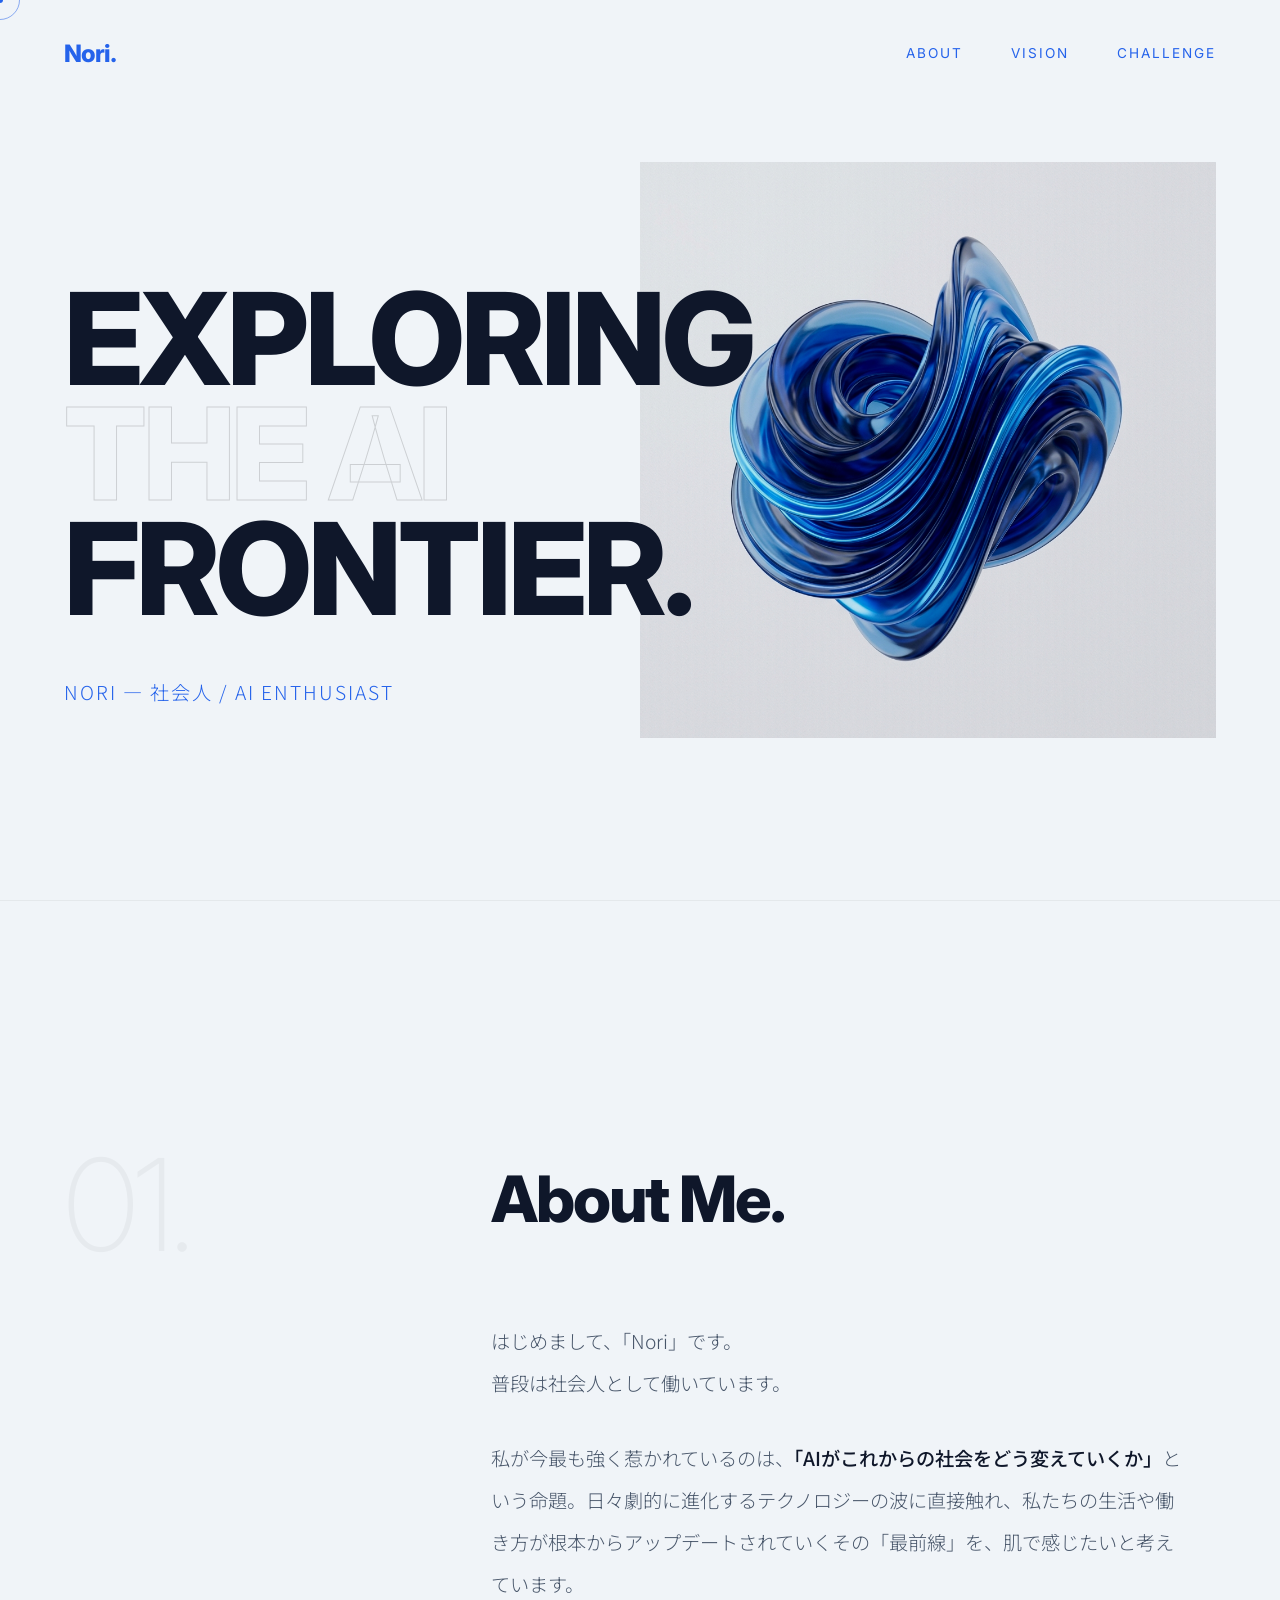
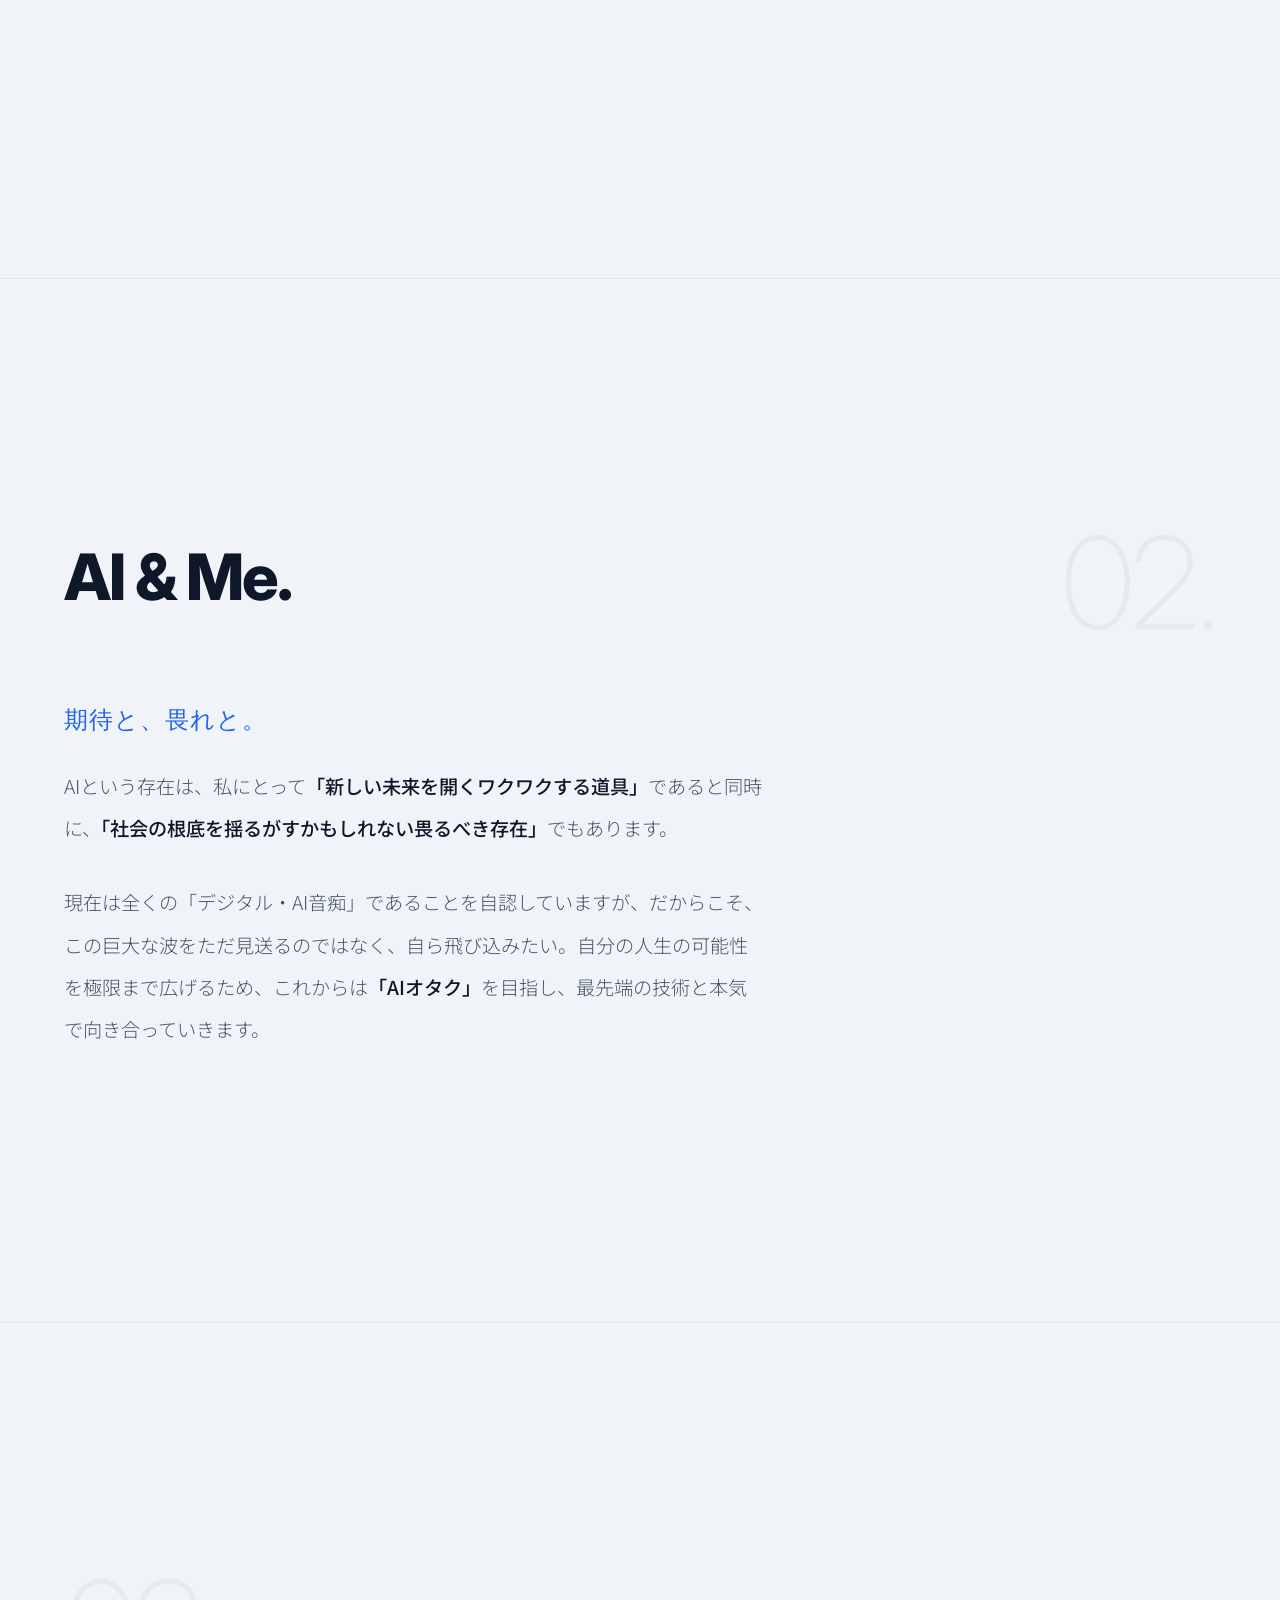
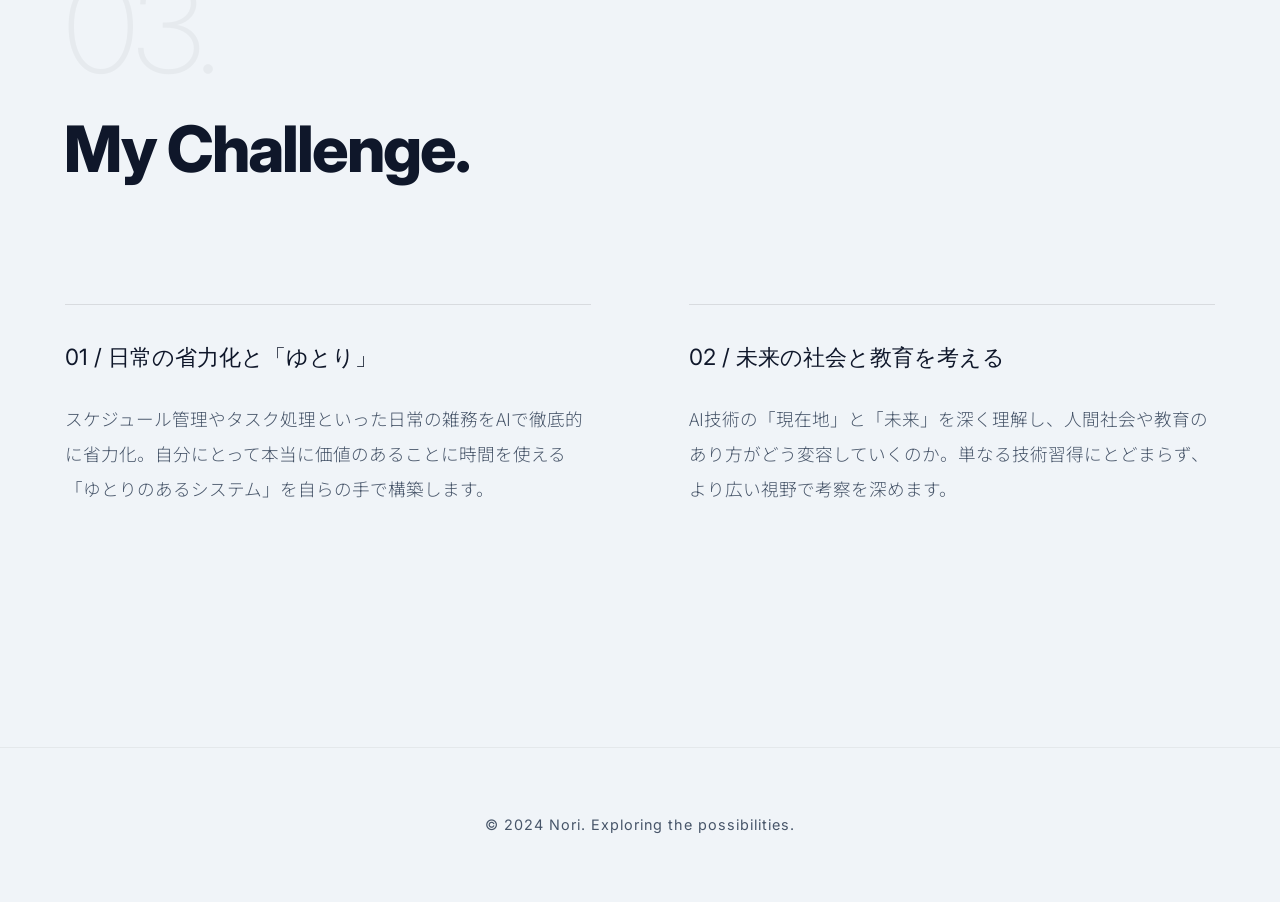
<file: index.html>
<!DOCTYPE html>
<html lang="ja">
<head>
    <meta charset="UTF-8">
    <meta name="viewport" content="width=device-width, initial-scale=1.0">
    <title>Nori | AI Frontier</title>
    <link rel="preconnect" href="https://fonts.googleapis.com">
    <link rel="preconnect" href="https://fonts.gstatic.com" crossorigin>
    <link href="https://fonts.googleapis.com/css2?family=Inter:wght@200;400;800&family=Noto+Sans+JP:wght@300;400;500&display=swap" rel="stylesheet">
    <link rel="stylesheet" href="style.css">
</head>
<body>
    <div class="cursor-dot"></div>
    <div class="cursor-outline"></div>
    
    <nav class="nav">
        <a href="#home" class="logo">Nori.</a>
        <div class="nav-links">
            <a href="#about" class="nav-link">About</a>
            <a href="#vision" class="nav-link">Vision</a>
            <a href="#challenge" class="nav-link">Challenge</a>
        </div>
    </nav>

    <main>
        <section id="home" class="hero">
            <div class="hero-text-wrapper">
                <h1 class="hero-title reveal-text">Exploring</h1>
                <h1 class="hero-title reveal-text outline-text">The AI</h1>
                <h1 class="hero-title reveal-text">Frontier.</h1>
                <p class="hero-subtitle reveal-text delay-1">Nori — 社会人 / AI Enthusiast</p>
            </div>
            <div class="hero-image-wrapper">
                <img src="assets/profile.png" alt="Abstract AI Art" class="hero-image parallax">
            </div>
        </section>

        <section id="about" class="section">
            <div class="section-container grid-layout">
                <div class="section-number reveal-text">01.</div>
                <div class="section-content">
                    <h2 class="section-title reveal-text">About Me.</h2>
                    <div class="text-block reveal-text delay-1">
                        <p>はじめまして、「Nori」です。<br>普段は社会人として働いています。</p>
                        <p>私が今最も強く惹かれているのは、<strong>「AIがこれからの社会をどう変えていくか」</strong>という命題。日々劇的に進化するテクノロジーの波に直接触れ、私たちの生活や働き方が根本からアップデートされていくその「最前線」を、肌で感じたいと考えています。</p>
                    </div>
                </div>
            </div>
        </section>

        <section id="vision" class="section">
            <div class="section-container grid-layout reverse">
                <div class="section-number reveal-text">02.</div>
                <div class="section-content">
                    <h2 class="section-title reveal-text">AI & Me.</h2>
                    <div class="text-block reveal-text delay-1">
                        <h3>期待と、畏れと。</h3>
                        <p>AIという存在は、私にとって<strong>「新しい未来を開くワクワクする道具」</strong>であると同時に、<strong>「社会の根底を揺るがすかもしれない畏るべき存在」</strong>でもあります。</p>
                        <p>現在は全くの「デジタル・AI音痴」であることを自認していますが、だからこそ、この巨大な波をただ見送るのではなく、自ら飛び込みたい。自分の人生の可能性を極限まで広げるため、これからは<strong>「AIオタク」</strong>を目指し、最先端の技術と本気で向き合っていきます。</p>
                    </div>
                </div>
            </div>
        </section>

        <section id="challenge" class="section">
            <div class="section-container">
                <div class="section-header">
                    <div class="section-number reveal-text">03.</div>
                    <h2 class="section-title reveal-text">My Challenge.</h2>
                </div>
                <div class="challenge-grid">
                    <div class="challenge-item reveal-text delay-1">
                        <div class="item-line"></div>
                        <h3>01 / 日常の省力化と「ゆとり」</h3>
                        <p>スケジュール管理やタスク処理といった日常の雑務をAIで徹底的に省力化。自分にとって本当に価値のあることに時間を使える「ゆとりのあるシステム」を自らの手で構築します。</p>
                    </div>
                    <div class="challenge-item reveal-text delay-2">
                        <div class="item-line"></div>
                        <h3>02 / 未来の社会と教育を考える</h3>
                        <p>AI技術の「現在地」と「未来」を深く理解し、人間社会や教育のあり方がどう変容していくのか。単なる技術習得にとどまらず、より広い視野で考察を深めます。</p>
                    </div>
                </div>
            </div>
        </section>
    </main>

    <footer class="footer">
        <p class="reveal-text">&copy; 2024 Nori. Exploring the possibilities.</p>
    </footer>

    <script src="script.js"></script>
</body>
</html>
</file>
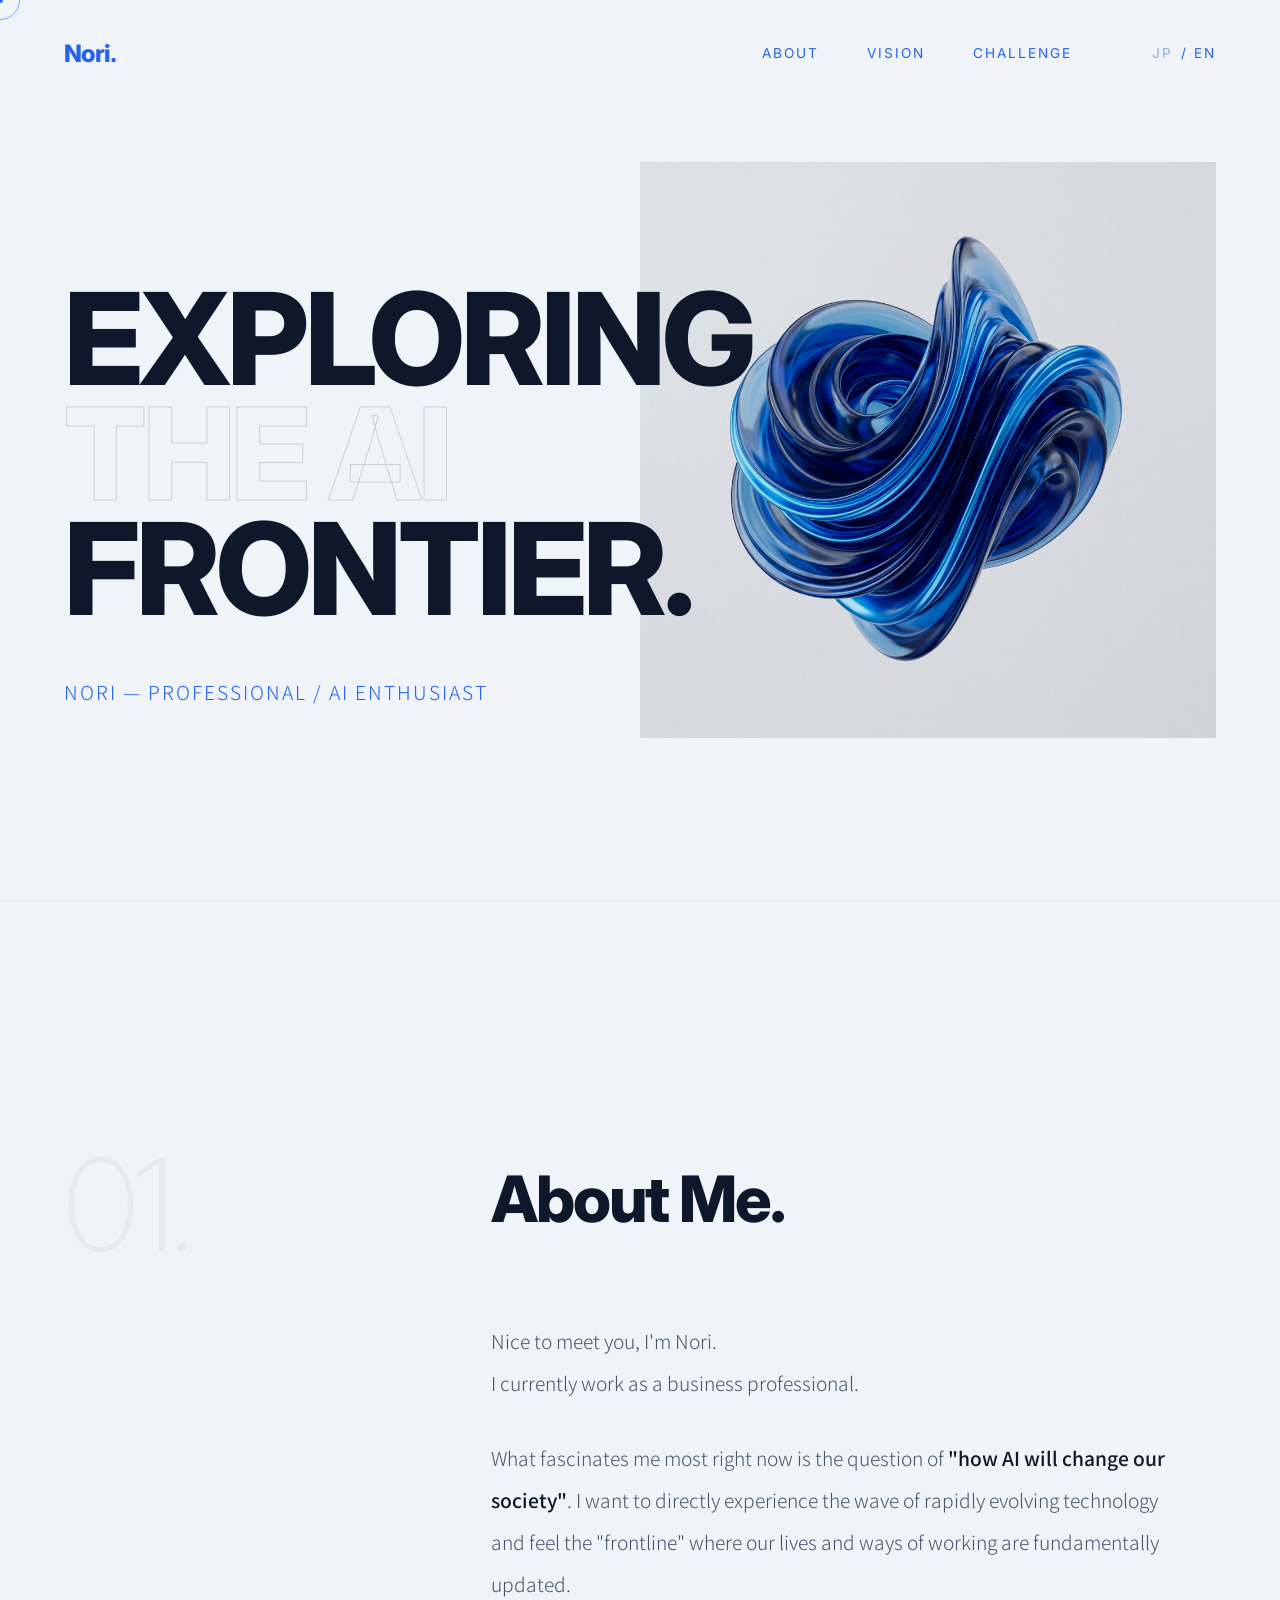
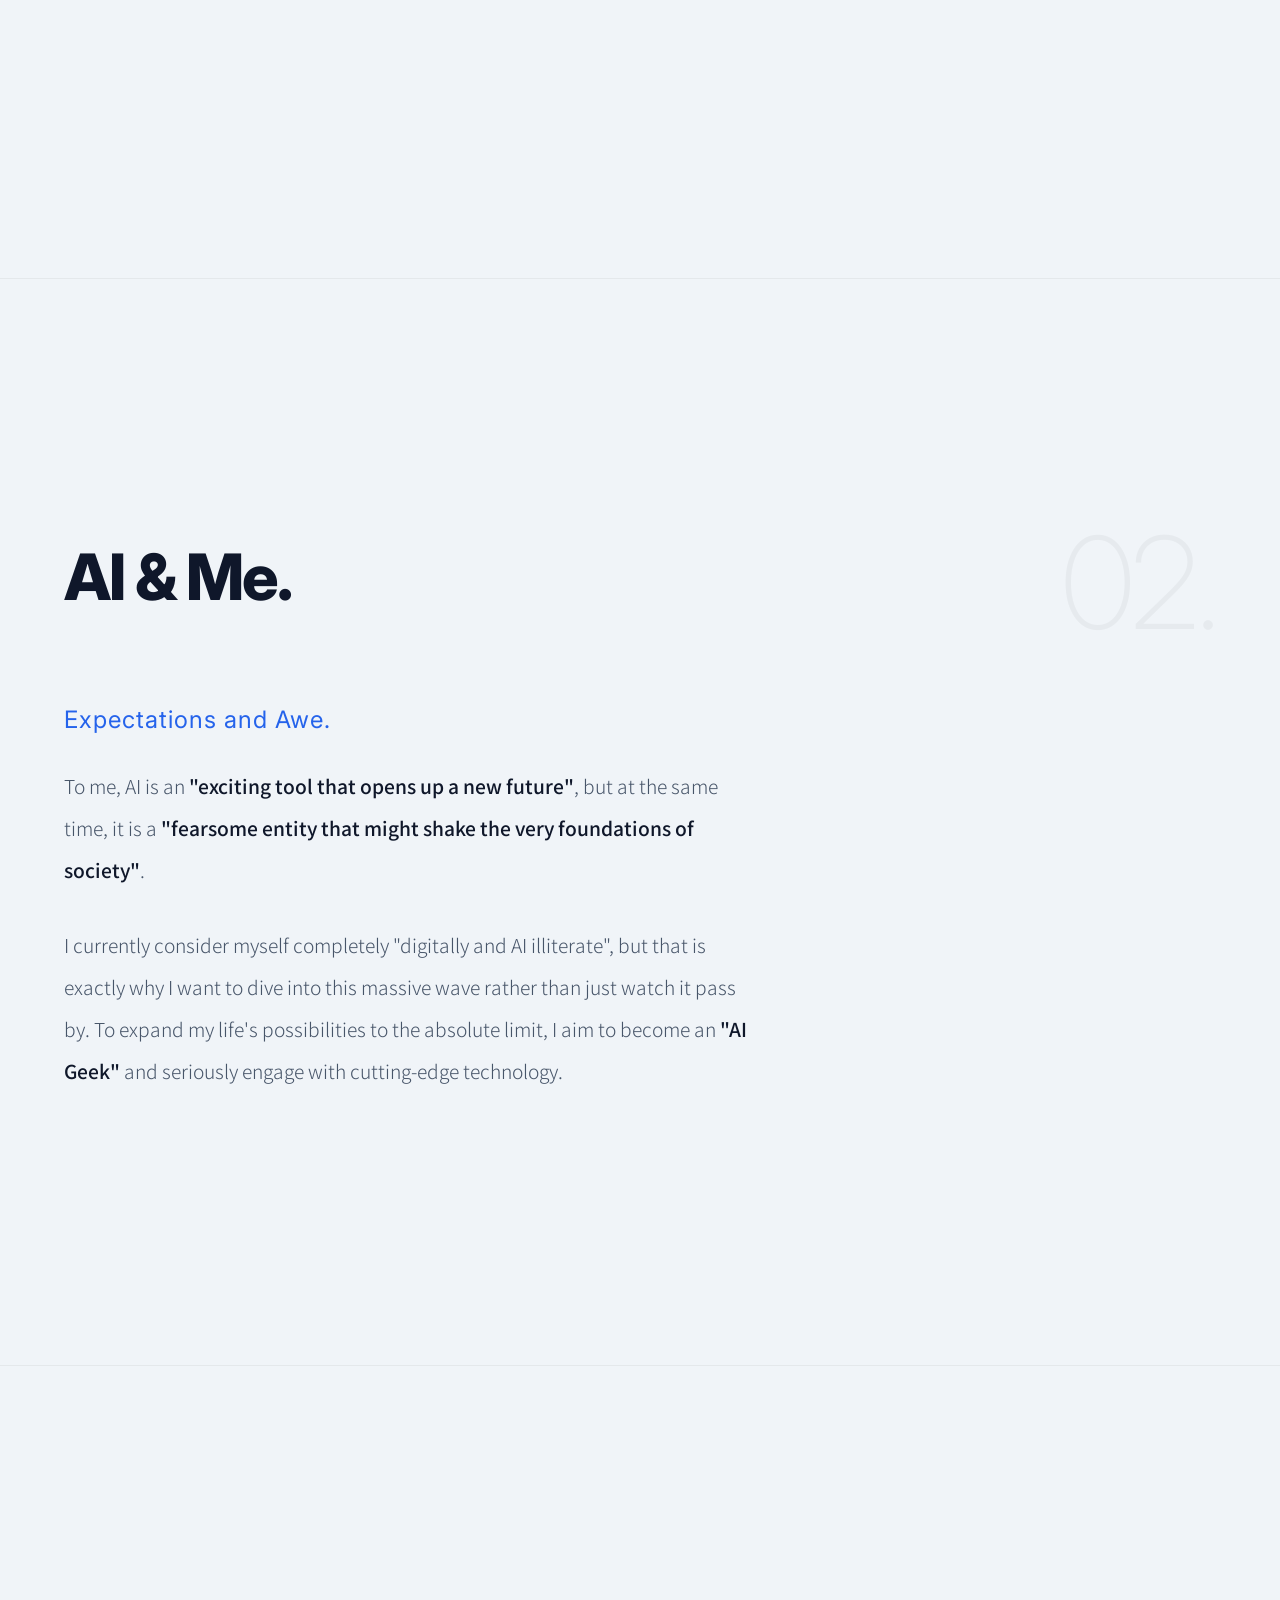
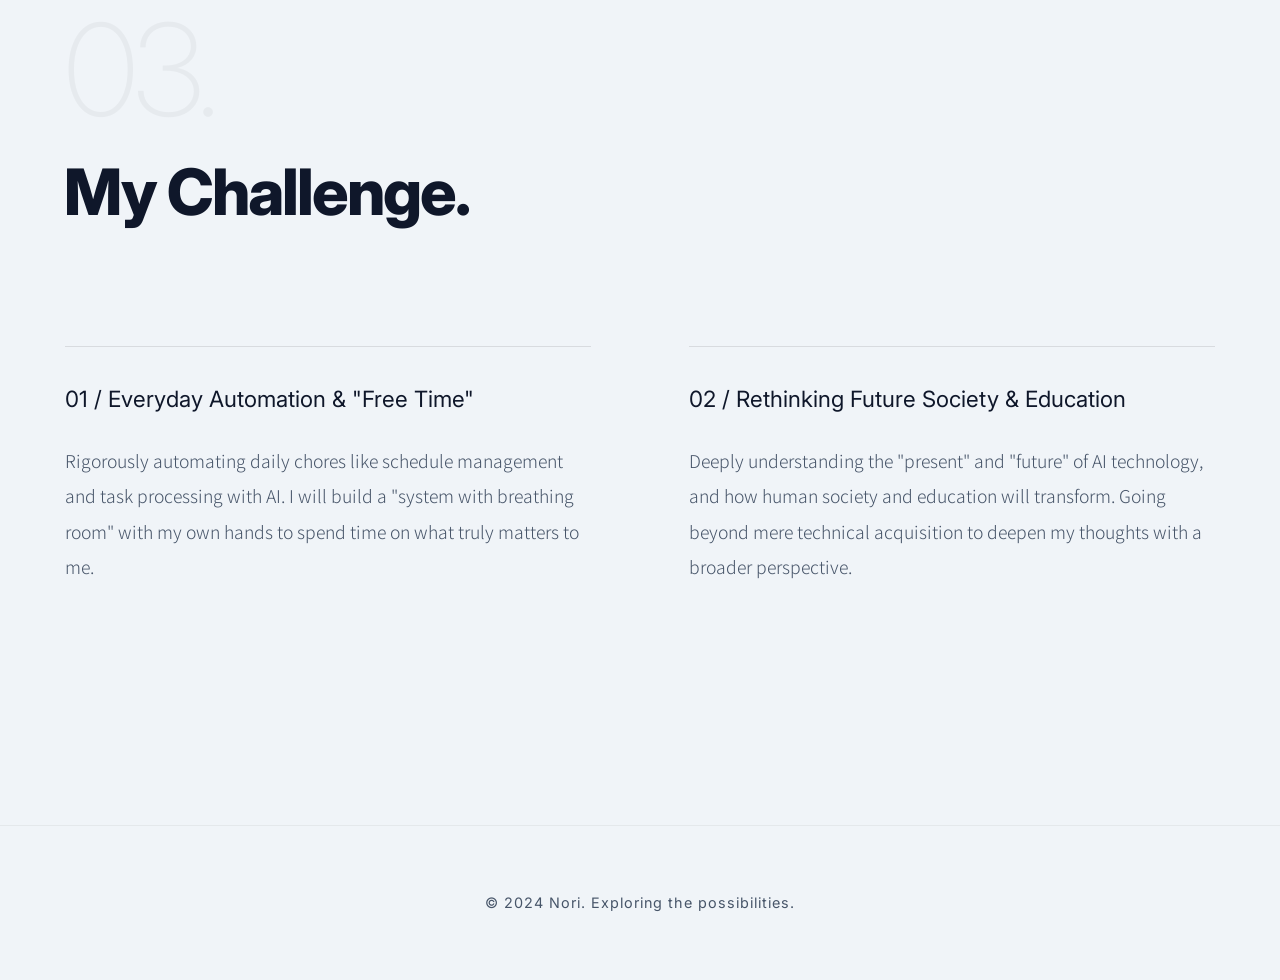
<file: index_en.html>
<!DOCTYPE html>
<html lang="en">
<head>
    <meta charset="UTF-8">
    <meta name="viewport" content="width=device-width, initial-scale=1.0">
    <title>Nori | AI Frontier</title>
    <link rel="preconnect" href="https://fonts.googleapis.com">
    <link rel="preconnect" href="https://fonts.gstatic.com" crossorigin>
    <link href="https://fonts.googleapis.com/css2?family=Inter:wght@200;400;800&family=Noto+Sans+JP:wght@300;400;500&display=swap" rel="stylesheet">
    <link rel="stylesheet" href="style.css">
</head>
<body>
    <div class="cursor-dot"></div>
    <div class="cursor-outline"></div>
    
    <nav class="nav">
        <a href="#home" class="logo">Nori.</a>
        <div class="nav-links">
            <a href="#about" class="nav-link">About</a>
            <a href="#vision" class="nav-link">Vision</a>
            <a href="#challenge" class="nav-link">Challenge</a>
            <div style="display: flex; align-items: center; margin-left: 2rem;">
                <a href="index.html" class="nav-link" style="opacity: 0.5;">JP</a>
                <span style="color: var(--accent); margin: 0 0.5rem; font-family: var(--font-en); font-size: 0.85rem;">/</span>
                <a href="index_en.html" class="nav-link">EN</a>
            </div>
        </div>
    </nav>

    <main>
        <section id="home" class="hero">
            <div class="hero-text-wrapper">
                <h1 class="hero-title reveal-text">Exploring</h1>
                <h1 class="hero-title reveal-text outline-text">The AI</h1>
                <h1 class="hero-title reveal-text">Frontier.</h1>
                <p class="hero-subtitle reveal-text delay-1">Nori — Professional / AI Enthusiast</p>
            </div>
            <div class="hero-image-wrapper">
                <img src="assets/profile.png" alt="Abstract AI Art" class="hero-image parallax">
            </div>
        </section>

        <section id="about" class="section">
            <div class="section-container grid-layout">
                <div class="section-number reveal-text">01.</div>
                <div class="section-content">
                    <h2 class="section-title reveal-text">About Me.</h2>
                    <div class="text-block reveal-text delay-1">
                        <p>Nice to meet you, I'm Nori.<br>I currently work as a business professional.</p>
                        <p>What fascinates me most right now is the question of <strong>"how AI will change our society"</strong>. I want to directly experience the wave of rapidly evolving technology and feel the "frontline" where our lives and ways of working are fundamentally updated.</p>
                    </div>
                </div>
            </div>
        </section>

        <section id="vision" class="section">
            <div class="section-container grid-layout reverse">
                <div class="section-number reveal-text">02.</div>
                <div class="section-content">
                    <h2 class="section-title reveal-text">AI & Me.</h2>
                    <div class="text-block reveal-text delay-1">
                        <h3>Expectations and Awe.</h3>
                        <p>To me, AI is an <strong>"exciting tool that opens up a new future"</strong>, but at the same time, it is a <strong>"fearsome entity that might shake the very foundations of society"</strong>.</p>
                        <p>I currently consider myself completely "digitally and AI illiterate", but that is exactly why I want to dive into this massive wave rather than just watch it pass by. To expand my life's possibilities to the absolute limit, I aim to become an <strong>"AI Geek"</strong> and seriously engage with cutting-edge technology.</p>
                    </div>
                </div>
            </div>
        </section>

        <section id="challenge" class="section">
            <div class="section-container">
                <div class="section-header">
                    <div class="section-number reveal-text">03.</div>
                    <h2 class="section-title reveal-text">My Challenge.</h2>
                </div>
                <div class="challenge-grid">
                    <div class="challenge-item reveal-text delay-1">
                        <div class="item-line"></div>
                        <h3>01 / Everyday Automation & "Free Time"</h3>
                        <p>Rigorously automating daily chores like schedule management and task processing with AI. I will build a "system with breathing room" with my own hands to spend time on what truly matters to me.</p>
                    </div>
                    <div class="challenge-item reveal-text delay-2">
                        <div class="item-line"></div>
                        <h3>02 / Rethinking Future Society & Education</h3>
                        <p>Deeply understanding the "present" and "future" of AI technology, and how human society and education will transform. Going beyond mere technical acquisition to deepen my thoughts with a broader perspective.</p>
                    </div>
                </div>
            </div>
        </section>
    </main>

    <footer class="footer">
        <p class="reveal-text">&copy; 2024 Nori. Exploring the possibilities.</p>
    </footer>

    <script src="script.js"></script>
</body>
</html>
</file>
<file: style.css>
/* Awwwards Style High-end CSS */
:root {
    --bg-main: #f0f4f8; /* Chic light blue-grey */
    --text-main: #0f172a; /* Slate 900 */
    --text-dim: #475569; /* Slate 600 */
    --accent: #2563eb; /* Royal Blue */
    --accent-alpha: rgba(37, 99, 235, 0.5);
    --font-en: 'Inter', sans-serif;
    --font-jp: 'Noto Sans JP', sans-serif;
}

* { margin: 0; padding: 0; box-sizing: border-box; }

body {
    background-color: var(--bg-main);
    color: var(--text-main);
    font-family: var(--font-jp);
    line-height: 1.8;
    overflow-x: hidden;
    cursor: none; /* Custom cursor */
}

h1, h2, h3, .logo, .section-number, .nav-link { font-family: var(--font-en); }

/* Custom Cursor */
.cursor-dot {
    width: 6px; height: 6px; background-color: var(--accent);
    border-radius: 50%; position: fixed; pointer-events: none;
    z-index: 9999; transform: translate(-50%, -50%); transition: opacity 0.3s;
}
.cursor-outline {
    width: 40px; height: 40px; border: 1px solid var(--accent-alpha);
    border-radius: 50%; position: fixed; pointer-events: none;
    z-index: 9998; transform: translate(-50%, -50%); transition: width 0.3s, height 0.3s;
}

/* Nav */
.nav {
    position: fixed; top: 0; width: 100%; padding: 2rem 4rem;
    display: flex; justify-content: space-between; align-items: center;
    z-index: 100;
}
.logo { font-size: 1.5rem; font-weight: 800; color: var(--accent); text-decoration: none; letter-spacing: -1px; }
.nav-links { display: flex; gap: 3rem; }
.nav-link { color: var(--accent); text-decoration: none; font-size: 0.85rem; text-transform: uppercase; letter-spacing: 2px; position: relative; }
.nav-link::after {
    content: ''; position: absolute; width: 0; height: 1px; bottom: -4px; left: 0;
    background-color: var(--accent); transition: width 0.3s ease;
}
.nav-link:hover::after { width: 100%; }

/* Hero */
.hero {
    height: 100vh; position: relative; display: flex; align-items: center; padding: 0 4rem; overflow: hidden;
}
.hero-text-wrapper { position: relative; z-index: 10; margin-top: 10vh; }
.hero-title { font-size: clamp(4rem, 10vw, 10rem); font-weight: 800; line-height: 0.9; letter-spacing: -4px; text-transform: uppercase; }
.outline-text { color: transparent; -webkit-text-stroke: 1px rgba(0,0,0,0.15); }
.hero-subtitle { font-size: 1.2rem; color: var(--accent); margin-top: 3rem; letter-spacing: 2px; font-weight: 300; text-transform: uppercase;}

.hero-image-wrapper {
    position: absolute; right: 5%; top: 50%; transform: translateY(-50%); width: 45vw; max-width: 700px; height: 80vh; z-index: 1; pointer-events: none;
}
.hero-image { width: 100%; height: 100%; object-fit: contain; filter: brightness(0.9) contrast(1.1); }

/* Sections */
.section { padding: 15rem 4rem; border-top: 1px solid rgba(0,0,0,0.05); }
.section-container { max-width: 1400px; margin: 0 auto; }
.grid-layout { display: grid; grid-template-columns: 1fr 2fr; gap: 4rem; }
.grid-layout.reverse { grid-template-columns: 2fr 1fr; }
.grid-layout.reverse .section-number { order: 2; text-align: right; }
.grid-layout.reverse .section-content { order: 1; }

.section-number { font-size: 8rem; font-weight: 200; color: rgba(0,0,0,0.04); line-height: 1; letter-spacing: -5px; }
.section-title { font-size: 4rem; font-weight: 800; margin-bottom: 4rem; letter-spacing: -2px; }

.text-block p { font-size: 1.2rem; color: var(--text-dim); margin-bottom: 2rem; font-weight: 300; line-height: 2.2; max-width: 700px; }
.text-block strong { color: var(--text-main); font-weight: 500; }
.text-block h3 { font-size: 1.5rem; margin-bottom: 1.5rem; color: var(--accent); font-weight: 400; letter-spacing: 1px; }

/* Challenge Grid */
.challenge-grid { display: grid; grid-template-columns: 1fr 1fr; gap: 6rem; margin-top: 6rem; }
.item-line { width: 100%; height: 1px; background-color: rgba(0,0,0,0.1); margin-bottom: 2rem; transform-origin: left; transform: scaleX(0); transition: transform 1.5s cubic-bezier(0.16, 1, 0.3, 1); }
.challenge-item { transition: transform 0.4s ease, background-color 0.4s ease, box-shadow 0.4s ease; padding: 2.5rem; border-radius: 16px; border: 1px solid transparent; margin: -2.5rem; }
.challenge-item:hover { transform: translateY(-10px); background-color: #ffffff; box-shadow: 0 20px 40px rgba(37, 99, 235, 0.05); border-color: rgba(37, 99, 235, 0.1); }
.challenge-item.is-revealed .item-line { transform: scaleX(1); }
.challenge-item h3 { font-size: 1.4rem; margin-bottom: 1.5rem; font-weight: 400; color: var(--text-main); transition: color 0.3s ease; }
.challenge-item:hover h3 { color: var(--accent); }
.challenge-item p { color: var(--text-dim); font-size: 1.1rem; line-height: 2; font-weight: 300; }

/* Footer */
.footer { padding: 4rem; text-align: center; border-top: 1px solid rgba(0,0,0,0.05); font-size: 0.9rem; color: var(--text-dim); font-family: var(--font-en); letter-spacing: 1px; }

/* Animations (Reveal) */
.reveal-text {
    opacity: 0; transform: translateY(40px);
    transition: opacity 1.2s cubic-bezier(0.16, 1, 0.3, 1), transform 1.2s cubic-bezier(0.16, 1, 0.3, 1);
}
.reveal-text.is-revealed { opacity: 1; transform: translateY(0); }
.delay-1 { transition-delay: 0.1s; }
.delay-2 { transition-delay: 0.2s; }

/* Responsive */
@media (max-width: 1024px) {
    .hero-title { font-size: 6rem; }
    .grid-layout, .grid-layout.reverse { grid-template-columns: 1fr; gap: 2rem; }
    .grid-layout.reverse .section-number { order: 1; text-align: left; }
    .grid-layout.reverse .section-content { order: 2; }
    .hero-image-wrapper { width: 70vw; right: -10%; opacity: 0.3; }
    .challenge-grid { grid-template-columns: 1fr; gap: 4rem; }
}
@media (max-width: 768px) {
    .nav { padding: 1.5rem 2rem; }
    .nav-links { display: none; }
    .hero { padding: 0 2rem; }
    .hero-title { font-size: 4rem; }
    .section { padding: 8rem 2rem; }
    .section-number { font-size: 5rem; }
    .section-title { font-size: 2.5rem; }
    body { cursor: auto; }
    .cursor-dot, .cursor-outline { display: none; }
}
</file>
